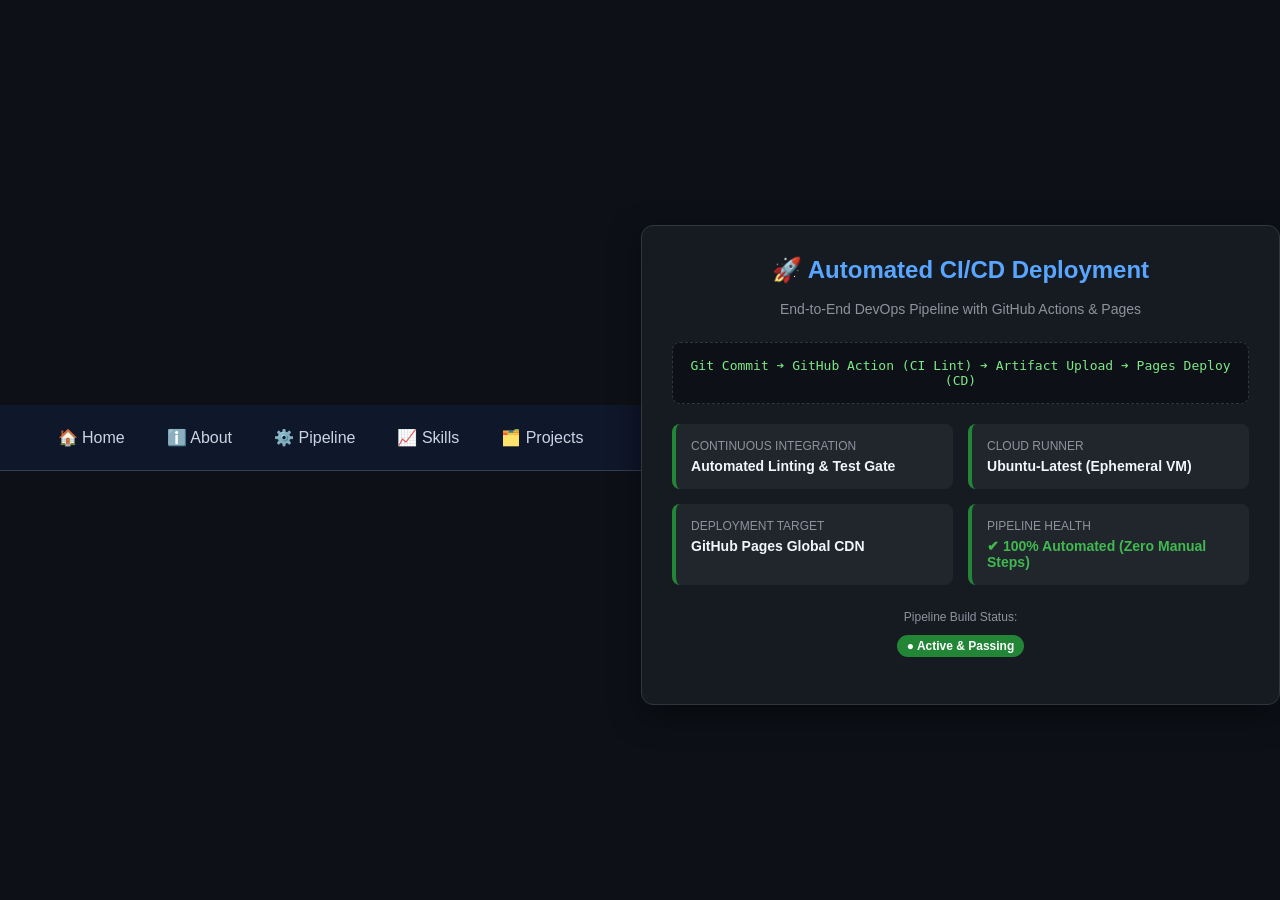
<file: index.html>
<!DOCTYPE html>
<html lang="en">
<head>
    <meta charset="UTF-8">
    <meta name="viewport" content="width=device-width, initial-scale=1.0">
    <title>DevOps Automated CI/CD Pipeline</title>
    <style>
        body { font-family: 'Segoe UI', Tahoma, Geneva, Verdana, sans-serif; background-color: #0d1117; color: #c9d1d9; display: flex; justify-content: center; align-items: center; min-height: 100vh; margin: 0; }
        .container { background-color: #161b22; border: 1px solid #30363d; border-radius: 12px; padding: 30px; max-width: 650px; width: 90%; box-shadow: 0 10px 30px rgba(0,0,0,0.5); }
        h1 { color: #58a6ff; margin-top: 0; font-size: 24px; text-align: center; }
        p.subtitle { text-align: center; color: #8b949e; font-size: 14px; margin-bottom: 25px; }
        .grid { display: grid; grid-template-columns: 1fr 1fr; gap: 15px; margin-bottom: 25px; }
        .card { background: #21262d; padding: 15px; border-radius: 8px; border-left: 4px solid #238636; }
        .card-title { font-size: 12px; text-transform: uppercase; color: #8b949e; margin-bottom: 5px; }
        .card-value { font-size: 14px; font-weight: 600; color: #f0f6fc; }
        .flow { background: #0d1117; padding: 15px; border-radius: 8px; font-family: monospace; font-size: 13px; color: #7ee787; text-align: center; margin-bottom: 20px; border: 1px dashed #30363d; }
        .status-badge { text-align: center; margin-bottom: 20px; }
        .btn { display: block; width: 100%; text-align: center; background: #238636; color: white; padding: 10px; border-radius: 6px; text-decoration: none; font-weight: bold; border: none; cursor: pointer; }
        .btn:hover { background: #2ea043; }
    </style>
</head>
<body>
    
   <style>
    body { margin: 0; padding: 0; }
.container { margin-top: 30px; }
    .top-nav {
        display: flex;
        justify-content: center;
        align-items: center;
        gap: 10px;
        background: #0f172a;
        padding: 15px 0;
        border-bottom: 1px solid #334155;
        margin-bottom: 25px;
        width: 100%;
    }
    .top-nav a {
        display: flex;
        align-items: center;
        gap: 6px;
        color: #cbd5e1;
        text-decoration: none;
        padding: 8px 16px;
        border-radius: 8px;
        font-weight: 500;
        transition: background 0.2s, color 0.2s;
    }
    .top-nav a:hover {
        background: #1e293b;
        color: #3b82f6;
    }
</style>

<nav class="top-nav">
    <a href="index.html">🏠 Home</a>
    <a href="about.html">ℹ️ About</a>
    <a href="pipeline.html">⚙️ Pipeline</a>
    <a href="skills.html">📈 Skills</a>
    <a href="projects.html">🗂️ Projects</a>
</nav>

<div class="container">
    <h1>🚀 Automated CI/CD Deployment</h1>
    <p class="subtitle">End-to-End DevOps Pipeline with GitHub Actions & Pages</p>

    <!-- Pipeline Visualizer -->
    <div class="flow">
        Git Commit ➔ GitHub Action (CI Lint) ➔ Artifact Upload ➔ Pages Deploy (CD)
    </div>

    <!-- Metrics Grid -->
    <div class="grid">
        <div class="card">
            <div class="card-title">Continuous Integration</div>
            <div class="card-value">Automated Linting & Test Gate</div>
        </div>
        <div class="card">
            <div class="card-title">Cloud Runner</div>
            <div class="card-value">Ubuntu-Latest (Ephemeral VM)</div>
        </div>
        <div class="card">
            <div class="card-title">Deployment Target</div>
            <div class="card-value">GitHub Pages Global CDN</div>
        </div>
        <div class="card">
            <div class="card-title">Pipeline Health</div>
            <div class="card-value" style="color: #3fb950;">✔ 100% Automated (Zero Manual Steps)</div>
        </div>
    </div>

    <div class="status-badge">
        <!-- Replace YOUR_USERNAME and YOUR_REPO with your actual github repo details -->
        <p style="font-size: 12px; color: #8b949e;">Pipeline Build Status:</p>
        <span style="background: #238636; color: white; padding: 4px 10px; border-radius: 20px; font-size: 12px; font-weight: bold;">● Active & Passing</span>
    </div>
</div>

</body>
</html>
</file>
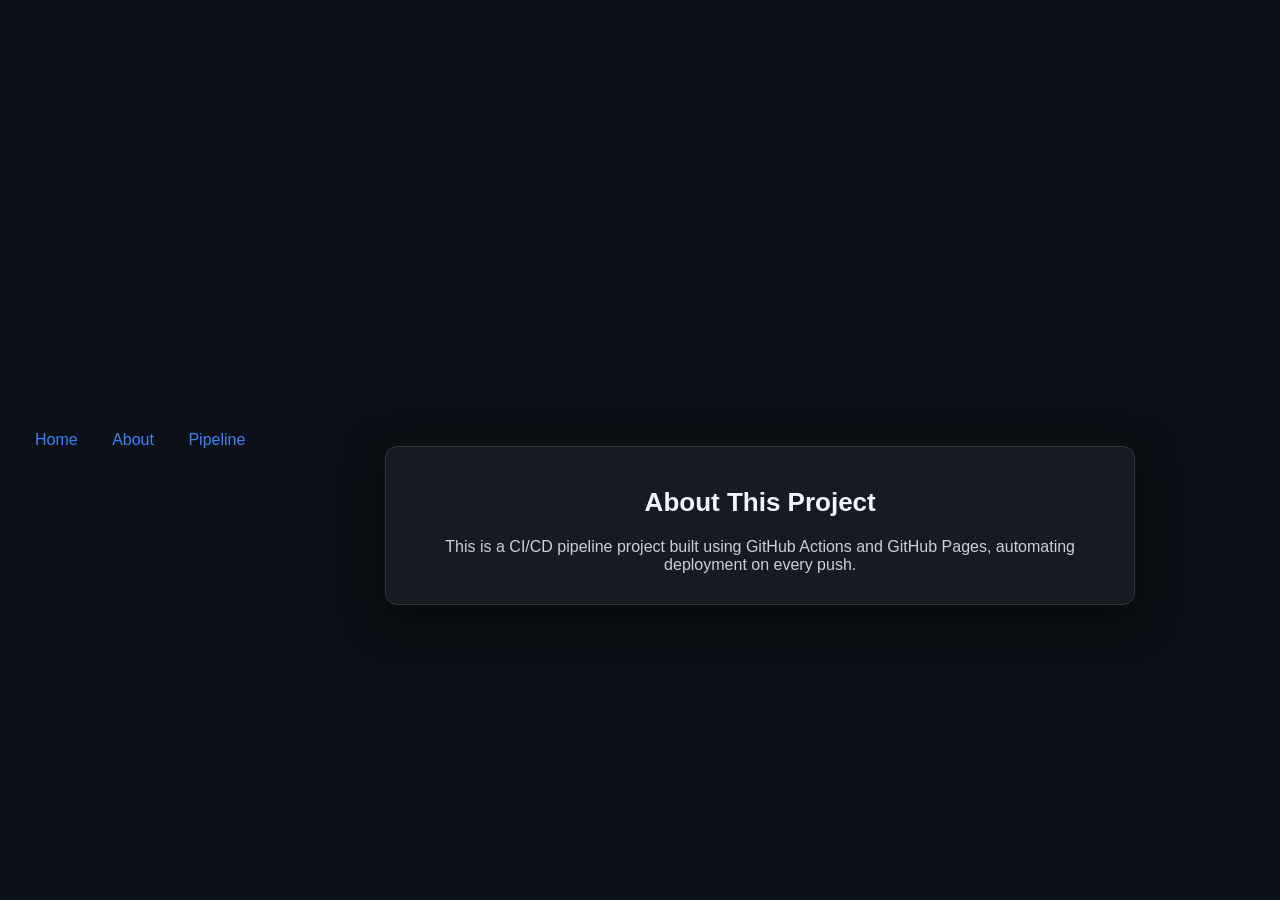
<file: about.html>
<!DOCTYPE html>
<html lang="en">
<head>
    <meta charset="UTF-8">
    <title>About - DevOps Project</title>
    <link rel="stylesheet" href="style.css">
</head>
<body>
    <nav style="text-align:center; margin-bottom: 20px;">
        <a href="index.html" style="color:#3b82f6; margin:0 15px; text-decoration:none;">Home</a>
        <a href="about.html" style="color:#3b82f6; margin:0 15px; text-decoration:none;">About</a>
        <a href="pipeline.html" style="color:#3b82f6; margin:0 15px; text-decoration:none;">Pipeline</a>
    </nav>
    <div class="container">
        <h1>About This Project</h1>
        <p>This is a CI/CD pipeline project built using GitHub Actions and GitHub Pages, automating deployment on every push.</p>
    </div>
</body>
</html>
</file>
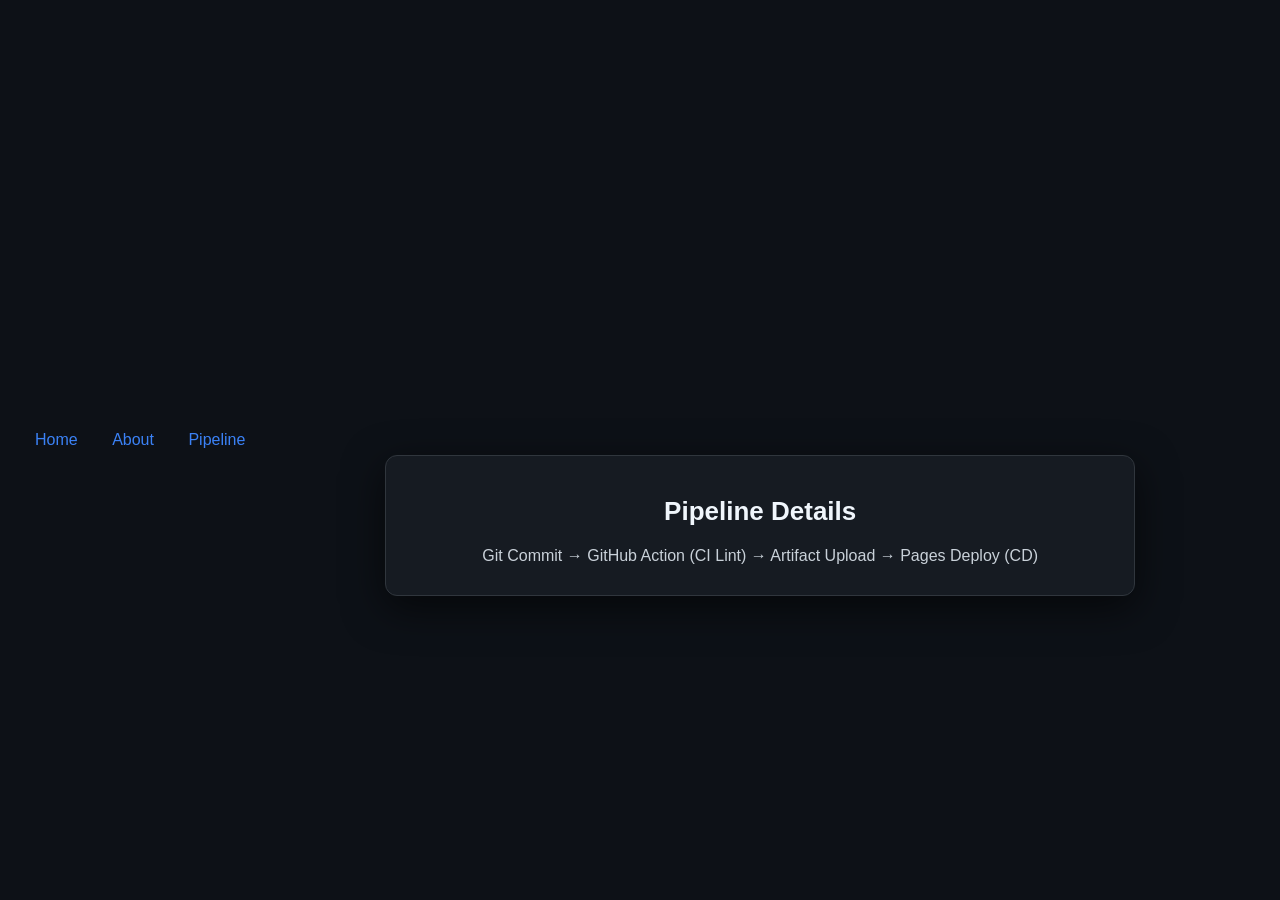
<file: pipeline.html>
<!DOCTYPE html>
<html lang="en">
<head>
    <meta charset="UTF-8">
    <title>Pipeline - DevOps Project</title>
    <link rel="stylesheet" href="style.css">
</head>
<body>
    <nav style="text-align:center; margin-bottom: 20px;">
        <a href="index.html" style="color:#3b82f6; margin:0 15px; text-decoration:none;">Home</a>
        <a href="about.html" style="color:#3b82f6; margin:0 15px; text-decoration:none;">About</a>
        <a href="pipeline.html" style="color:#3b82f6; margin:0 15px; text-decoration:none;">Pipeline</a>
    </nav>
    <div class="container">
        <h1>Pipeline Details</h1>
        <p>Git Commit → GitHub Action (CI Lint) → Artifact Upload → Pages Deploy (CD)</p>
    </div>
</body>
</html>
</file>
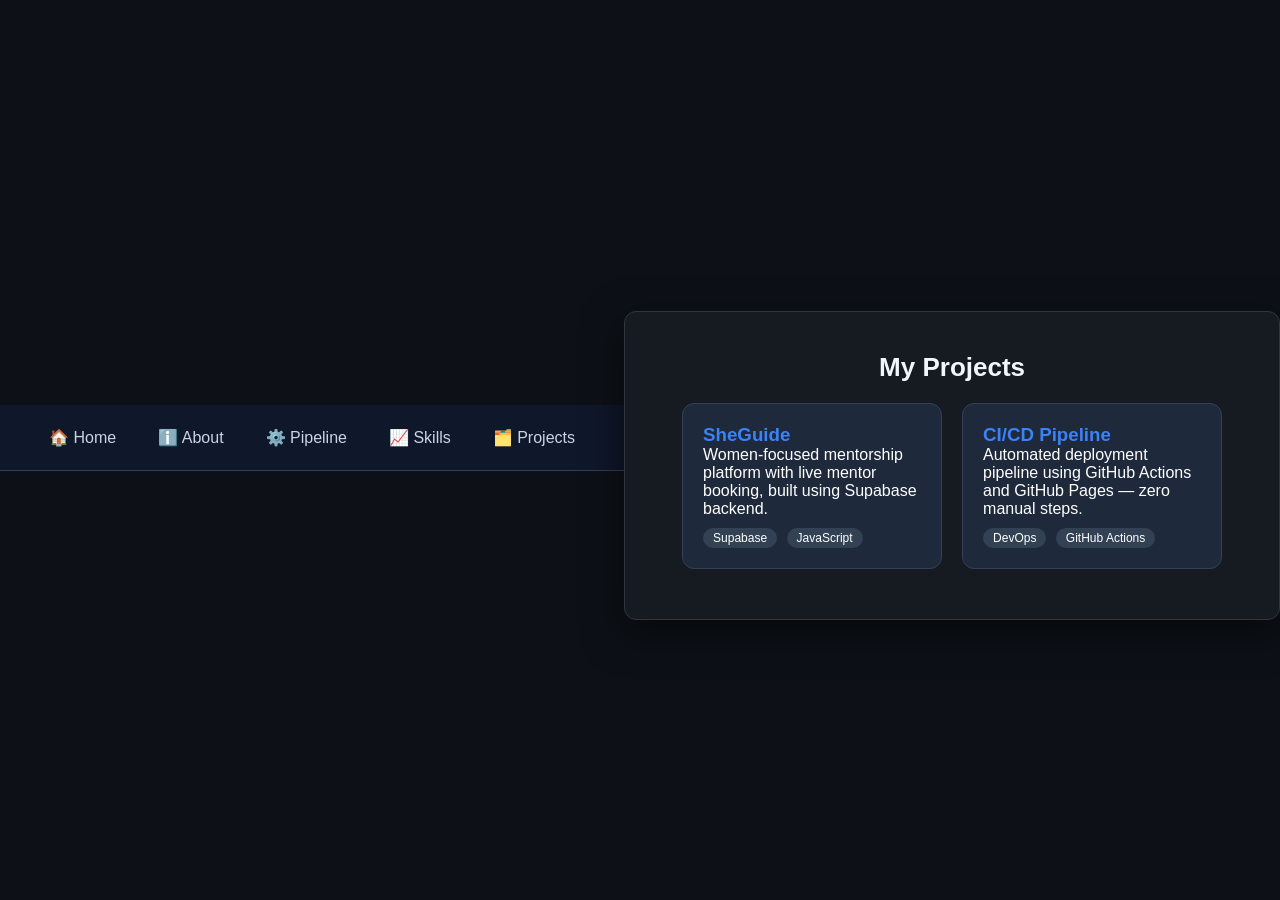
<file: projects.html>
<!DOCTYPE html>
<html lang="en">
<head>
    <meta charset="UTF-8">
    <title>Projects - DevOps Project</title>
    <link rel="stylesheet" href="style.css">
    <style>
        body { margin: 0; padding: 0; }
        .container { margin-top: 30px; }
        .top-nav {
            display: flex;
            justify-content: center;
            align-items: center;
            gap: 10px;
            background: #0f172a;
            padding: 15px 0;
            border-bottom: 1px solid #334155;
            margin-bottom: 25px;
            width: 100%;
        }
        .top-nav a {
            display: flex;
            align-items: center;
            gap: 6px;
            color: #cbd5e1;
            text-decoration: none;
            padding: 8px 16px;
            border-radius: 8px;
            font-weight: 500;
            transition: background 0.2s, color 0.2s;
        }
        .top-nav a:hover {
            background: #1e293b;
            color: #3b82f6;
        }
        .project-grid {
            display: flex;
            flex-wrap: wrap;
            gap: 20px;
            justify-content: center;
            max-width: 900px;
            margin: 20px auto;
        }
        .project-card {
            background: #1e293b;
            border-radius: 12px;
            padding: 20px;
            width: 260px;
            text-align: left;
            color: white;
            text-decoration: none;
            border: 1px solid #334155;
            transition: transform 0.2s, box-shadow 0.2s;
        }
        .project-card:hover {
            transform: translateY(-5px);
            box-shadow: 0 8px 20px rgba(59,130,246,0.3);
        }
        .project-card h3 { margin-top: 0; color: #3b82f6; }
        .tag {
            display: inline-block;
            background: #334155;
            padding: 3px 10px;
            border-radius: 20px;
            font-size: 12px;
            margin-top: 10px;
            margin-right: 5px;
        }
    </style>
</head>
<body>
    <nav class="top-nav">
        <a href="index.html">🏠 Home</a>
        <a href="about.html">ℹ️ About</a>
        <a href="pipeline.html">⚙️ Pipeline</a>
        <a href="skills.html">📈 Skills</a>
        <a href="projects.html">🗂️ Projects</a>
    </nav>

    <div class="container">
        <h1>My Projects</h1>
        <div class="project-grid">
            <a href="https://she-guid.vercel.app" target="_blank" class="project-card">
                <h3>SheGuide</h3>
                <p>Women-focused mentorship platform with live mentor booking, built using Supabase backend.</p>
                <span class="tag">Supabase</span>
                <span class="tag">JavaScript</span>
            </a>
            <a href="https://jegajothi296-ai.github.io/github-pages-cicd/" target="_blank" class="project-card">
                <h3>CI/CD Pipeline</h3>
                <p>Automated deployment pipeline using GitHub Actions and GitHub Pages — zero manual steps.</p>
                <span class="tag">DevOps</span>
                <span class="tag">GitHub Actions</span>
            </a>
        </div>
    </div>
</body>
</html>
</file>
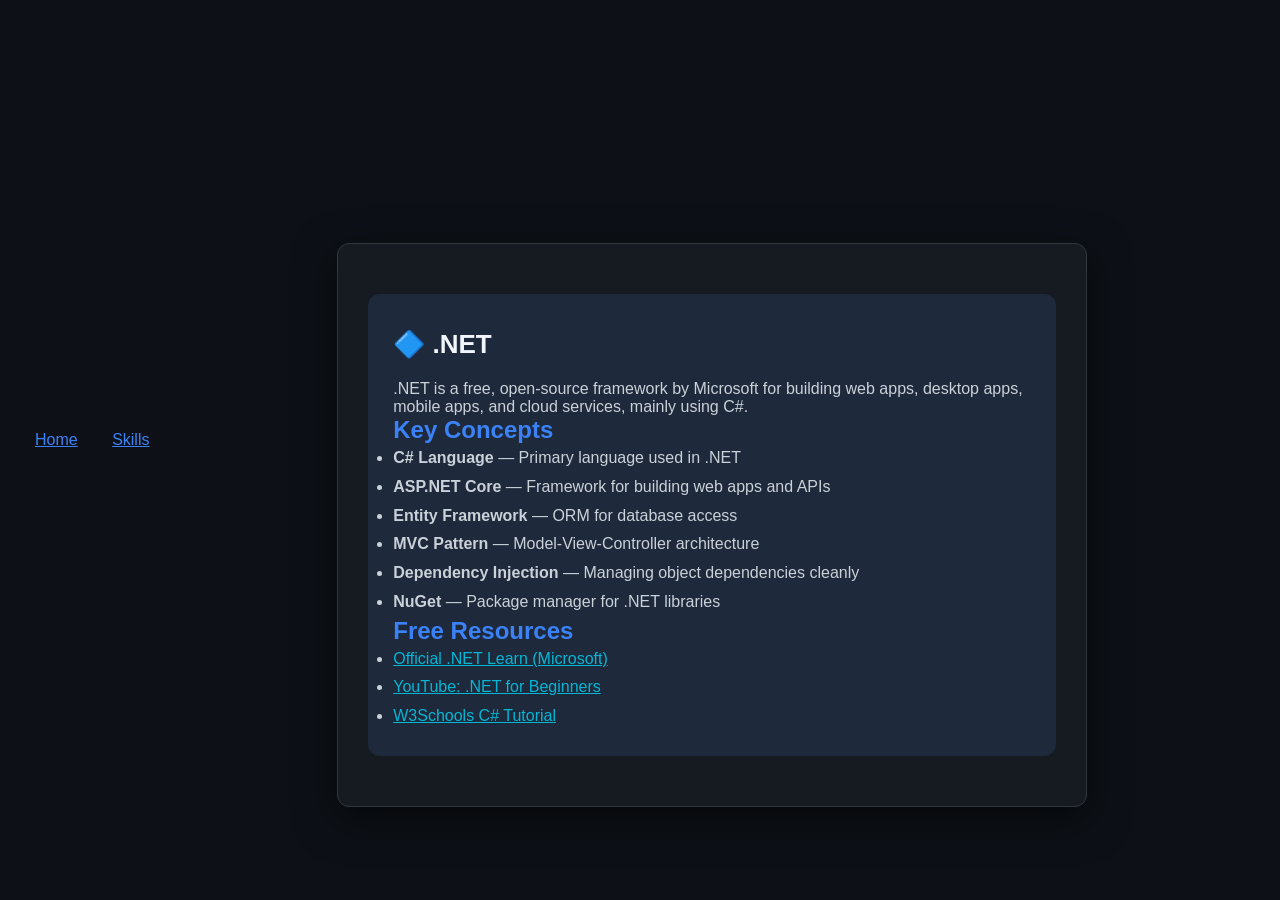
<file: skill-dotnet.html>
<!DOCTYPE html>
<html lang="en">
<head>
    <meta charset="UTF-8">
    <title>.NET Basics</title>
    <link rel="stylesheet" href="style.css">
    <style>
        .content-box {
            max-width: 700px;
            margin: 20px auto;
            text-align: left;
            background: #1e293b;
            padding: 25px;
            border-radius: 12px;
        }
        .content-box h2 { color: #3b82f6; }
        .content-box ul { line-height: 1.8; }
        .content-box a { color: #06b6d4; }
    </style>
</head>
<body>
    <nav style="text-align:center; margin-bottom: 20px;">
        <a href="index.html" style="color:#3b82f6; margin:0 15px;">Home</a>
        <a href="skills.html" style="color:#3b82f6; margin:0 15px;">Skills</a>
    </nav>

    <div class="container">
        <div class="content-box">
            <h1>🔷 .NET</h1>
            <p>.NET is a free, open-source framework by Microsoft for building web apps, desktop apps, mobile apps, and cloud services, mainly using C#.</p>

            <h2>Key Concepts</h2>
            <ul>
                <li><b>C# Language</b> — Primary language used in .NET</li>
                <li><b>ASP.NET Core</b> — Framework for building web apps and APIs</li>
                <li><b>Entity Framework</b> — ORM for database access</li>
                <li><b>MVC Pattern</b> — Model-View-Controller architecture</li>
                <li><b>Dependency Injection</b> — Managing object dependencies cleanly</li>
                <li><b>NuGet</b> — Package manager for .NET libraries</li>
            </ul>

            <h2>Free Resources</h2>
            <ul>
                <li><a href="https://dotnet.microsoft.com/en-us/learn" target="_blank">Official .NET Learn (Microsoft)</a></li>
                <li><a href="https://youtube.com/results?search_query=dotnet+for+beginners" target="_blank">YouTube: .NET for Beginners</a></li>
                <li><a href="https://www.w3schools.com/cs/" target="_blank">W3Schools C# Tutorial</a></li>
            </ul>
        </div>
    </div>
</body>
</html>
</file>
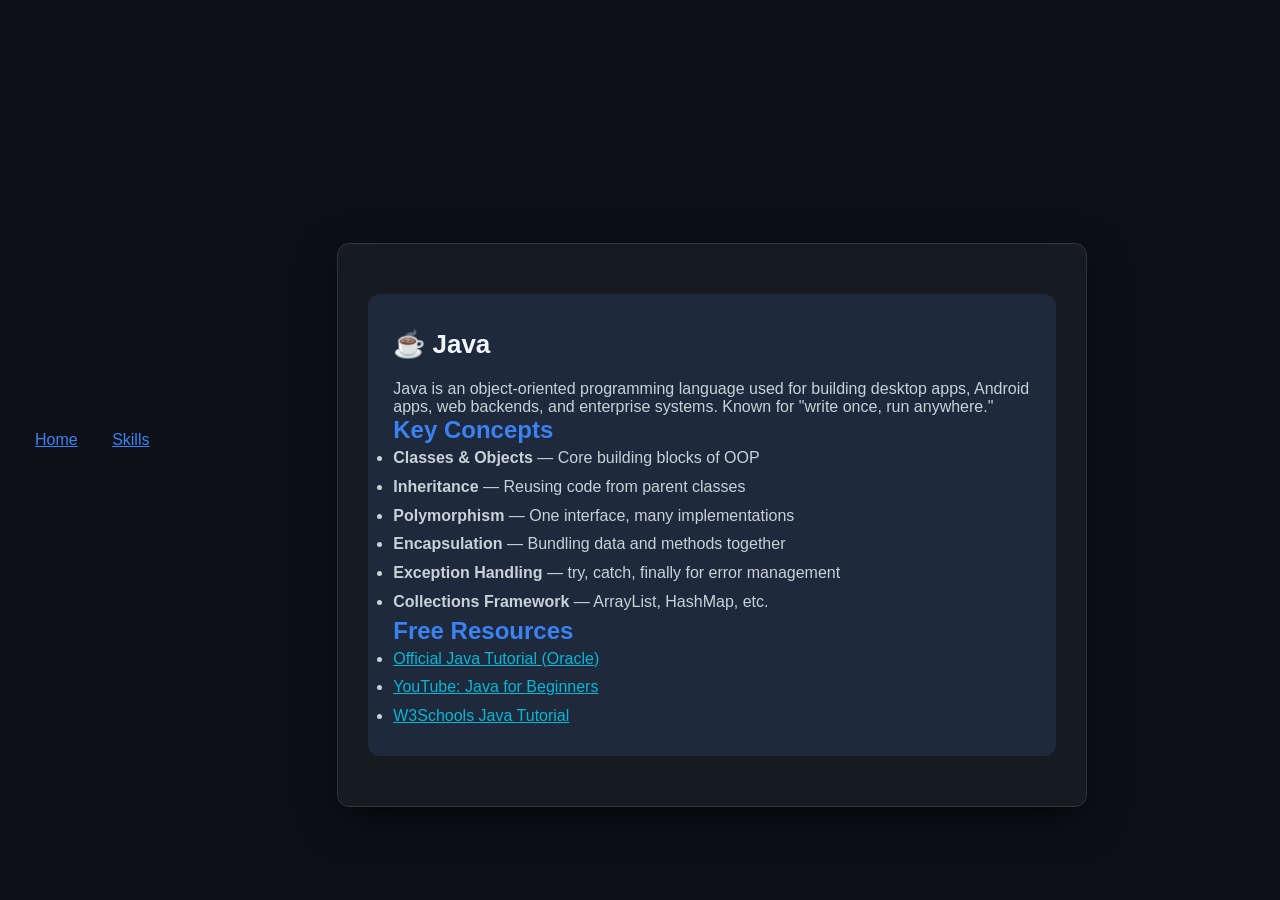
<file: skill-java.html>
<!DOCTYPE html>
<html lang="en">
<head>
    <meta charset="UTF-8">
    <title>Java Basics</title>
    <link rel="stylesheet" href="style.css">
    <style>
        .content-box {
            max-width: 700px;
            margin: 20px auto;
            text-align: left;
            background: #1e293b;
            padding: 25px;
            border-radius: 12px;
        }
        .content-box h2 { color: #3b82f6; }
        .content-box ul { line-height: 1.8; }
        .content-box a { color: #06b6d4; }
    </style>
</head>
<body>
    <nav style="text-align:center; margin-bottom: 20px;">
        <a href="index.html" style="color:#3b82f6; margin:0 15px;">Home</a>
        <a href="skills.html" style="color:#3b82f6; margin:0 15px;">Skills</a>
    </nav>

    <div class="container">
        <div class="content-box">
            <h1>☕ Java</h1>
            <p>Java is an object-oriented programming language used for building desktop apps, Android apps, web backends, and enterprise systems. Known for "write once, run anywhere."</p>

            <h2>Key Concepts</h2>
            <ul>
                <li><b>Classes & Objects</b> — Core building blocks of OOP</li>
                <li><b>Inheritance</b> — Reusing code from parent classes</li>
                <li><b>Polymorphism</b> — One interface, many implementations</li>
                <li><b>Encapsulation</b> — Bundling data and methods together</li>
                <li><b>Exception Handling</b> — try, catch, finally for error management</li>
                <li><b>Collections Framework</b> — ArrayList, HashMap, etc.</li>
            </ul>

            <h2>Free Resources</h2>
            <ul>
                <li><a href="https://docs.oracle.com/javase/tutorial/" target="_blank">Official Java Tutorial (Oracle)</a></li>
                <li><a href="https://youtube.com/results?search_query=java+for+beginners" target="_blank">YouTube: Java for Beginners</a></li>
                <li><a href="https://www.w3schools.com/java/" target="_blank">W3Schools Java Tutorial</a></li>
            </ul>
        </div>
    </div>
</body>
</html>
</file>
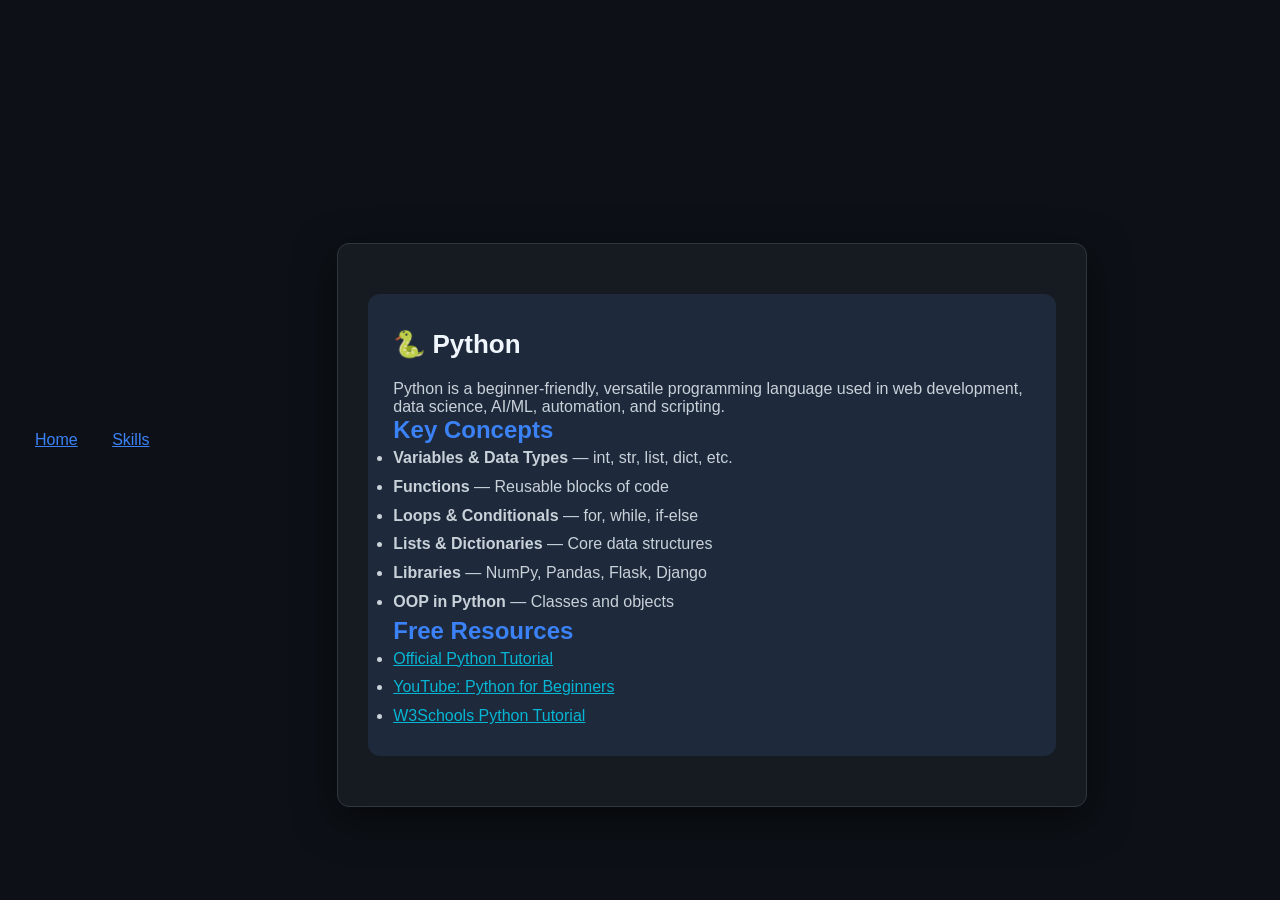
<file: skill-python.html>
<!DOCTYPE html>
<html lang="en">
<head>
    <meta charset="UTF-8">
    <title>Python Basics</title>
    <link rel="stylesheet" href="style.css">
    <style>
        .content-box {
            max-width: 700px;
            margin: 20px auto;
            text-align: left;
            background: #1e293b;
            padding: 25px;
            border-radius: 12px;
        }
        .content-box h2 { color: #3b82f6; }
        .content-box ul { line-height: 1.8; }
        .content-box a { color: #06b6d4; }
    </style>
</head>
<body>
    <nav style="text-align:center; margin-bottom: 20px;">
        <a href="index.html" style="color:#3b82f6; margin:0 15px;">Home</a>
        <a href="skills.html" style="color:#3b82f6; margin:0 15px;">Skills</a>
    </nav>

    <div class="container">
        <div class="content-box">
            <h1>🐍 Python</h1>
            <p>Python is a beginner-friendly, versatile programming language used in web development, data science, AI/ML, automation, and scripting.</p>

            <h2>Key Concepts</h2>
            <ul>
                <li><b>Variables & Data Types</b> — int, str, list, dict, etc.</li>
                <li><b>Functions</b> — Reusable blocks of code</li>
                <li><b>Loops & Conditionals</b> — for, while, if-else</li>
                <li><b>Lists & Dictionaries</b> — Core data structures</li>
                <li><b>Libraries</b> — NumPy, Pandas, Flask, Django</li>
                <li><b>OOP in Python</b> — Classes and objects</li>
            </ul>

            <h2>Free Resources</h2>
            <ul>
                <li><a href="https://docs.python.org/3/tutorial/" target="_blank">Official Python Tutorial</a></li>
                <li><a href="https://youtube.com/results?search_query=python+for+beginners" target="_blank">YouTube: Python for Beginners</a></li>
                <li><a href="https://www.w3schools.com/python/" target="_blank">W3Schools Python Tutorial</a></li>
            </ul>
        </div>
    </div>
</body>
</html>
</file>
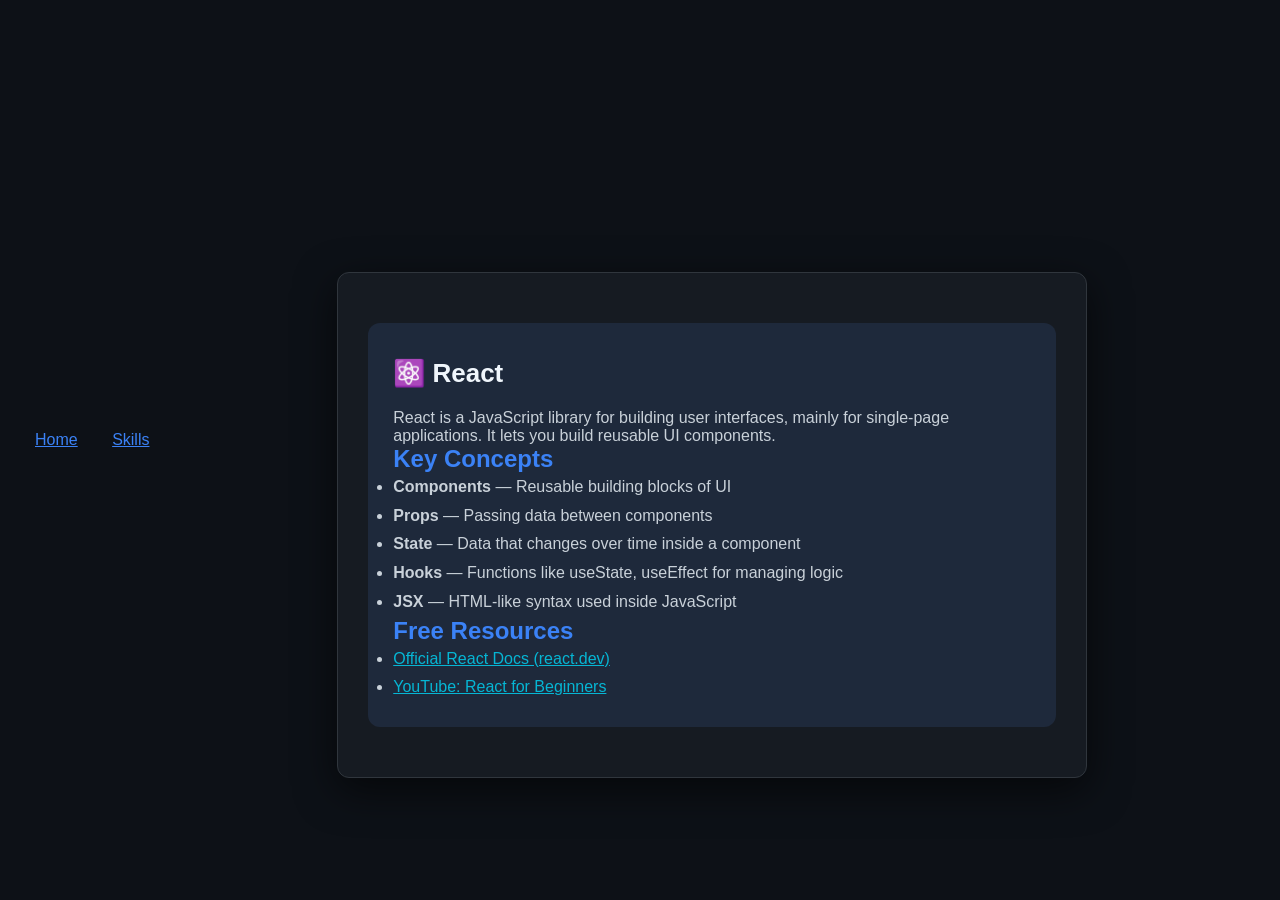
<file: skill-react.html>
<!DOCTYPE html>
<html lang="en">
<head>
    <meta charset="UTF-8">
    <title>React Basics</title>
    <link rel="stylesheet" href="style.css">
    <style>
        .content-box {
            max-width: 700px;
            margin: 20px auto;
            text-align: left;
            background: #1e293b;
            padding: 25px;
            border-radius: 12px;
        }
        .content-box h2 { color: #3b82f6; }
        .content-box ul { line-height: 1.8; }
        .content-box a { color: #06b6d4; }
    </style>
</head>
<body>
    <nav style="text-align:center; margin-bottom: 20px;">
        <a href="index.html" style="color:#3b82f6; margin:0 15px;">Home</a>
        <a href="skills.html" style="color:#3b82f6; margin:0 15px;">Skills</a>
    </nav>

    <div class="container">
        <div class="content-box">
            <h1>⚛️ React</h1>
            <p>React is a JavaScript library for building user interfaces, mainly for single-page applications. It lets you build reusable UI components.</p>

            <h2>Key Concepts</h2>
            <ul>
                <li><b>Components</b> — Reusable building blocks of UI</li>
                <li><b>Props</b> — Passing data between components</li>
                <li><b>State</b> — Data that changes over time inside a component</li>
                <li><b>Hooks</b> — Functions like useState, useEffect for managing logic</li>
                <li><b>JSX</b> — HTML-like syntax used inside JavaScript</li>
            </ul>

            <h2>Free Resources</h2>
            <ul>
                <li><a href="https://react.dev/learn" target="_blank">Official React Docs (react.dev)</a></li>
                <li><a href="https://youtube.com/results?search_query=react+for+beginners" target="_blank">YouTube: React for Beginners</a></li>
            </ul>
        </div>
    </div>
</body>
</html>
</file>
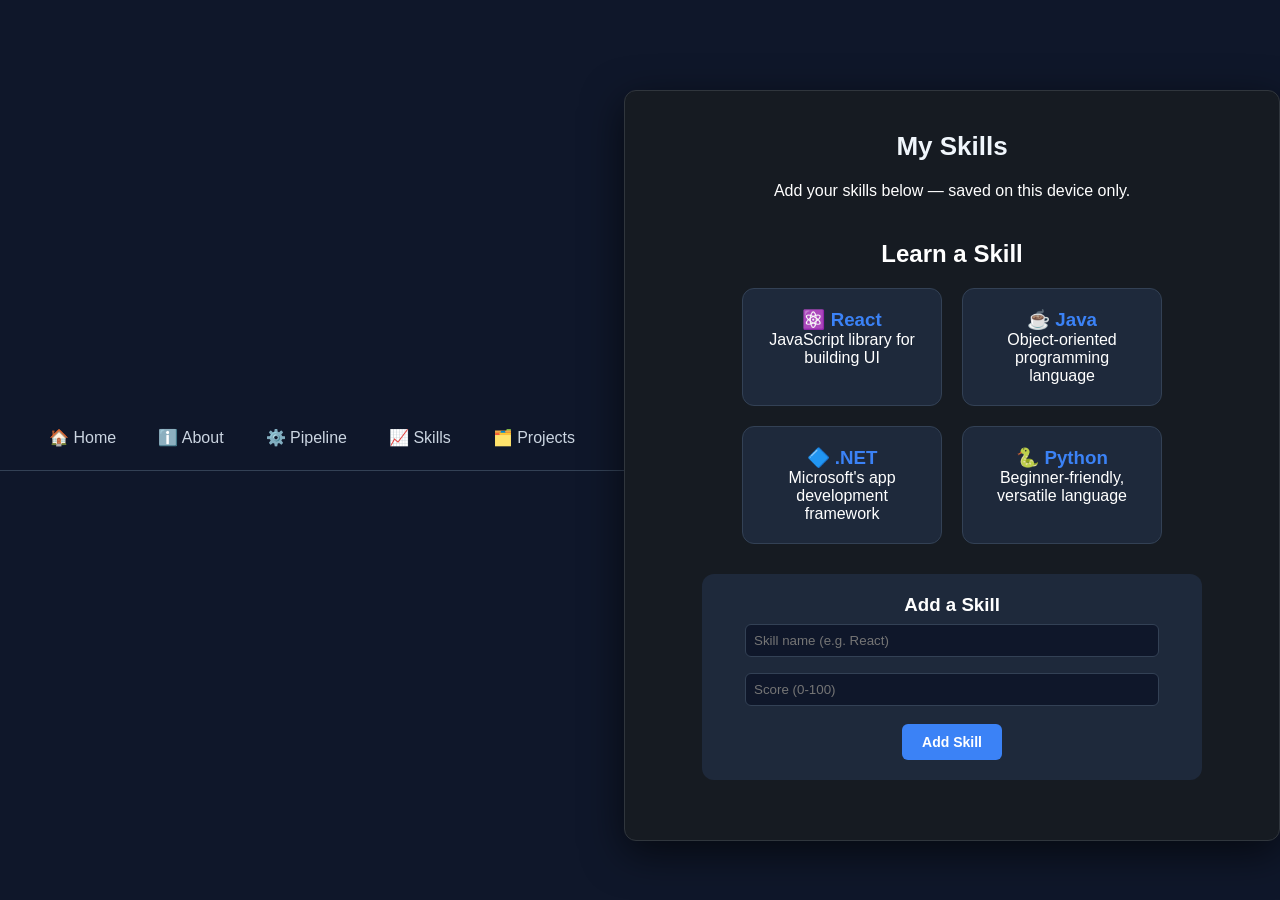
<file: skills.html>
<!DOCTYPE html>
<html lang="en">
<head>
    <meta charset="UTF-8">
    <title>Skills - DevOps Project</title>
    <link rel="stylesheet" href="style.css">
    <style>
        body {
            margin: 0;
            padding: 0;
            color: white;
            background: #0f172a;
        }
        .container {
            text-align: center;
            margin-top: 30px;
        }
        .top-nav {
            display: flex;
            justify-content: center;
            align-items: center;
            gap: 10px;
            background: #0f172a;
            padding: 15px 0;
            border-bottom: 1px solid #334155;
            margin-bottom: 25px;
            width: 100%;
        }
        .top-nav a {
            display: flex;
            align-items: center;
            gap: 6px;
            color: #cbd5e1;
            text-decoration: none;
            padding: 8px 16px;
            border-radius: 8px;
            font-weight: 500;
            transition: background 0.2s, color 0.2s;
        }
        .top-nav a:hover {
            background: #1e293b;
            color: #3b82f6;
        }
        .skill-box {
            width: 80%;
            max-width: 500px;
            margin: 15px auto;
            text-align: left;
        }
        .skill-name {
            display: flex;
            justify-content: space-between;
            margin-bottom: 5px;
            font-weight: bold;
        }
        .bar-bg {
            background: #333;
            border-radius: 10px;
            height: 20px;
            overflow: hidden;
        }
        .bar-fill {
            height: 100%;
            width: 0%;
            border-radius: 10px;
            background: linear-gradient(90deg, #3b82f6, #06b6d4);
            transition: width 1.2s ease-in-out;
        }
        .add-form {
            max-width: 500px;
            margin: 30px auto;
            padding: 20px;
            background: #1e293b;
            border-radius: 12px;
        }
        .add-form input {
            width: 90%;
            padding: 8px;
            margin: 8px 0;
            border-radius: 6px;
            border: 1px solid #334155;
            background: #0f172a;
            color: white;
        }
        .add-form button {
            padding: 10px 20px;
            background: #3b82f6;
            color: white;
            border: none;
            border-radius: 6px;
            cursor: pointer;
            margin-top: 10px;
        }
        .add-form button:hover { background: #2563eb; }
        .delete-btn {
            background: none;
            border: none;
            color: #ef4444;
            cursor: pointer;
            font-size: 12px;
            margin-left: 10px;
        }
                .skill-grid {
            display: flex;
            flex-wrap: wrap;
            gap: 20px;
            justify-content: center;
            max-width: 900px;
            margin: 20px auto;
        }
        .skill-card {
            background: #1e293b;
            border-radius: 12px;
            padding: 20px;
            width: 200px;
            color: white;
            text-decoration: none;
            border: 1px solid #334155;
            transition: transform 0.2s;
        }
        .skill-card:hover {
            transform: translateY(-5px);
            border-color: #3b82f6;
        }
        .skill-card h3 { color: #3b82f6; margin-top: 0; }
    </style>
</head>
<body>
    <nav class="top-nav">
        <a href="index.html">🏠 Home</a>
        <a href="about.html">ℹ️ About</a>
        <a href="pipeline.html">⚙️ Pipeline</a>
        <a href="skills.html">📈 Skills</a>
        <a href="projects.html">🗂️ Projects</a>
    </nav>

    <div class="container">
        <h1>My Skills</h1>
        <p>Add your skills below — saved on this device only.</p>
        <h2 style="margin-top:40px;">Learn a Skill</h2>
<div class="skill-grid">
    <a href="skill-react.html" class="skill-card">
        <h3>⚛️ React</h3>
        <p>JavaScript library for building UI</p>
    </a>
    <a href="skill-java.html" class="skill-card">
        <h3>☕ Java</h3>
        <p>Object-oriented programming language</p>
    </a>
    <a href="skill-dotnet.html" class="skill-card">
        <h3>🔷 .NET</h3>
        <p>Microsoft's app development framework</p>
    </a>
    <a href="skill-python.html" class="skill-card">
        <h3>🐍 Python</h3>
        <p>Beginner-friendly, versatile language</p>
    </a>
</div>

        <div id="skillsList"></div>

        <div class="add-form">
            <h3>Add a Skill</h3>
            <input type="text" id="skillName" placeholder="Skill name (e.g. React)">
            <input type="number" id="skillScore" placeholder="Score (0-100)" min="0" max="100">
            <br>
            <button onclick="addSkill()">Add Skill</button>
        </div>
    </div>

    <script>
        function getSkills() {
            return JSON.parse(localStorage.getItem('mySkills')) || [];
        }
        function saveSkills(skills) {
            localStorage.setItem('mySkills', JSON.stringify(skills));
        }
        function renderSkills() {
            const skills = getSkills();
            const list = document.getElementById('skillsList');
            list.innerHTML = '';
            skills.forEach((s, index) => {
                const box = document.createElement('div');
                box.className = 'skill-box';
                box.innerHTML = `
                    <div class="skill-name">
                        <span>${s.name}</span>
                        <span>${s.score}%
                            <button class="delete-btn" onclick="deleteSkill(${index})">✕</button>
                        </span>
                    </div>
                    <div class="bar-bg">
                        <div class="bar-fill" style="width:${s.score}%"></div>
                    </div>
                `;
                list.appendChild(box);
            });
        }
        function addSkill() {
            const name = document.getElementById('skillName').value.trim();
            const score = document.getElementById('skillScore').value;
            if (!name || score === '' || score < 0 || score > 100) {
                alert('Please enter a valid skill name and score (0-100)');
                return;
            }
            const skills = getSkills();
            skills.push({ name: name, score: Number(score) });
            saveSkills(skills);
            document.getElementById('skillName').value = '';
            document.getElementById('skillScore').value = '';
            renderSkills();
        }
        function deleteSkill(index) {
            const skills = getSkills();
            skills.splice(index, 1);
            saveSkills(skills);
            renderSkills();
        }
        renderSkills();
    </script>
</body>
</html>
</file>
<file: style.css>
body {
    font-family: Arial, sans-serif;
    text-align: center;
    background: #f4f4f4;
    margin: 0;
    padding: 0;
}

.container {
    margin-top: 150px;
    background: white;
    padding: 40px;
    max-width: 600px;
    margin-left: auto;
    margin-right: auto;
    border-radius: 15px;
}

h1 {
    margin-bottom: 20px;
}

button {
    padding: 12px 25px;
    border: none;
    border-radius: 8px;
    cursor: pointer;
    font-size: 16px;
}
* {
    box-sizing: border-box;
    margin: 0;
    padding: 0;
}

body {
    font-family: 'Segoe UI', -apple-system, BlinkMacSystemFont, Roboto, sans-serif;
    background-color: #0d1117;
    color: #c9d1d9;
    display: flex;
    justify-content: center;
    align-items: center;
    min-height: 100vh;
    padding: 20px;
}

.container {
    background-color: #161b22;
    border: 1px solid #30363d;
    border-radius: 12px;
    padding: 30px;
    max-width: 750px;
    width: 100%;
    box-shadow: 0 12px 40px rgba(0, 0, 0, 0.6);
}

header {
    text-align: center;
    margin-bottom: 25px;
}

.badge {
    background-color: rgba(56, 139, 253, 0.15);
    color: #58a6ff;
    padding: 4px 12px;
    border-radius: 20px;
    font-size: 12px;
    font-weight: 600;
    border: 1px solid rgba(56, 139, 253, 0.4);
}

h1 {
    color: #f0f6fc;
    font-size: 26px;
    margin-top: 10px;
}

.subtitle {
    color: #8b949e;
    font-size: 14px;
    margin-top: 5px;
}

/* Pipeline visualizer */
.pipeline-flow {
    display: flex;
    justify-content: space-between;
    align-items: center;
    background: #0d1117;
    padding: 15px 20px;
    border-radius: 8px;
    border: 1px dashed #30363d;
    margin-bottom: 25px;
}

.step {
    font-size: 12px;
    font-weight: 600;
    color: #8b949e;
}

.step span {
    background: #21262d;
    color: #c9d1d9;
    padding: 2px 7px;
    border-radius: 50%;
    margin-right: 4px;
}

.step.active {
    color: #3fb950;
}

.step.active span {
    background: #238636;
    color: white;
}

.arrow {
    color: #484f58;
}

/* Grid cards */
.grid {
    display: grid;
    grid-template-columns: repeat(auto-fit, minmax(280px, 1fr));
    gap: 15px;
    margin-bottom: 25px;
}

.card {
    background-color: #21262d;
    padding: 16px;
    border-radius: 8px;
    border: 1px solid #30363d;
}

.card-title {
    font-size: 11px;
    text-transform: uppercase;
    color: #8b949e;
    letter-spacing: 0.5px;
}

.card-value {
    font-size: 15px;
    font-weight: 600;
    color: #f0f6fc;
    margin: 6px 0;
}

.card-status {
    font-size: 12px;
    font-weight: bold;
}

.status-green { color: #3fb950; }
.status-blue { color: #58a6ff; }

/* Control panel */
.interactive-panel {
    background-color: #0d1117;
    padding: 20px;
    border-radius: 8px;
    border: 1px solid #30363d;
    text-align: center;
}

.interactive-panel h3 {
    font-size: 16px;
    color: #f0f6fc;
    margin-bottom: 6px;
}

#lastDeployedText {
    font-size: 12px;
    color: #8b949e;
    margin-bottom: 15px;
}

button {
    background-color: #238636;
    color: white;
    border: none;
    padding: 10px 20px;
    font-size: 14px;
    font-weight: 600;
    border-radius: 6px;
    cursor: pointer;
    transition: background 0.2s;
}

button:hover {
    background-color: #2ea043;
}

.result-box {
    margin-top: 12px;
    font-size: 13px;
    color: #8b949e;
    font-family: monospace;
}
</file>
